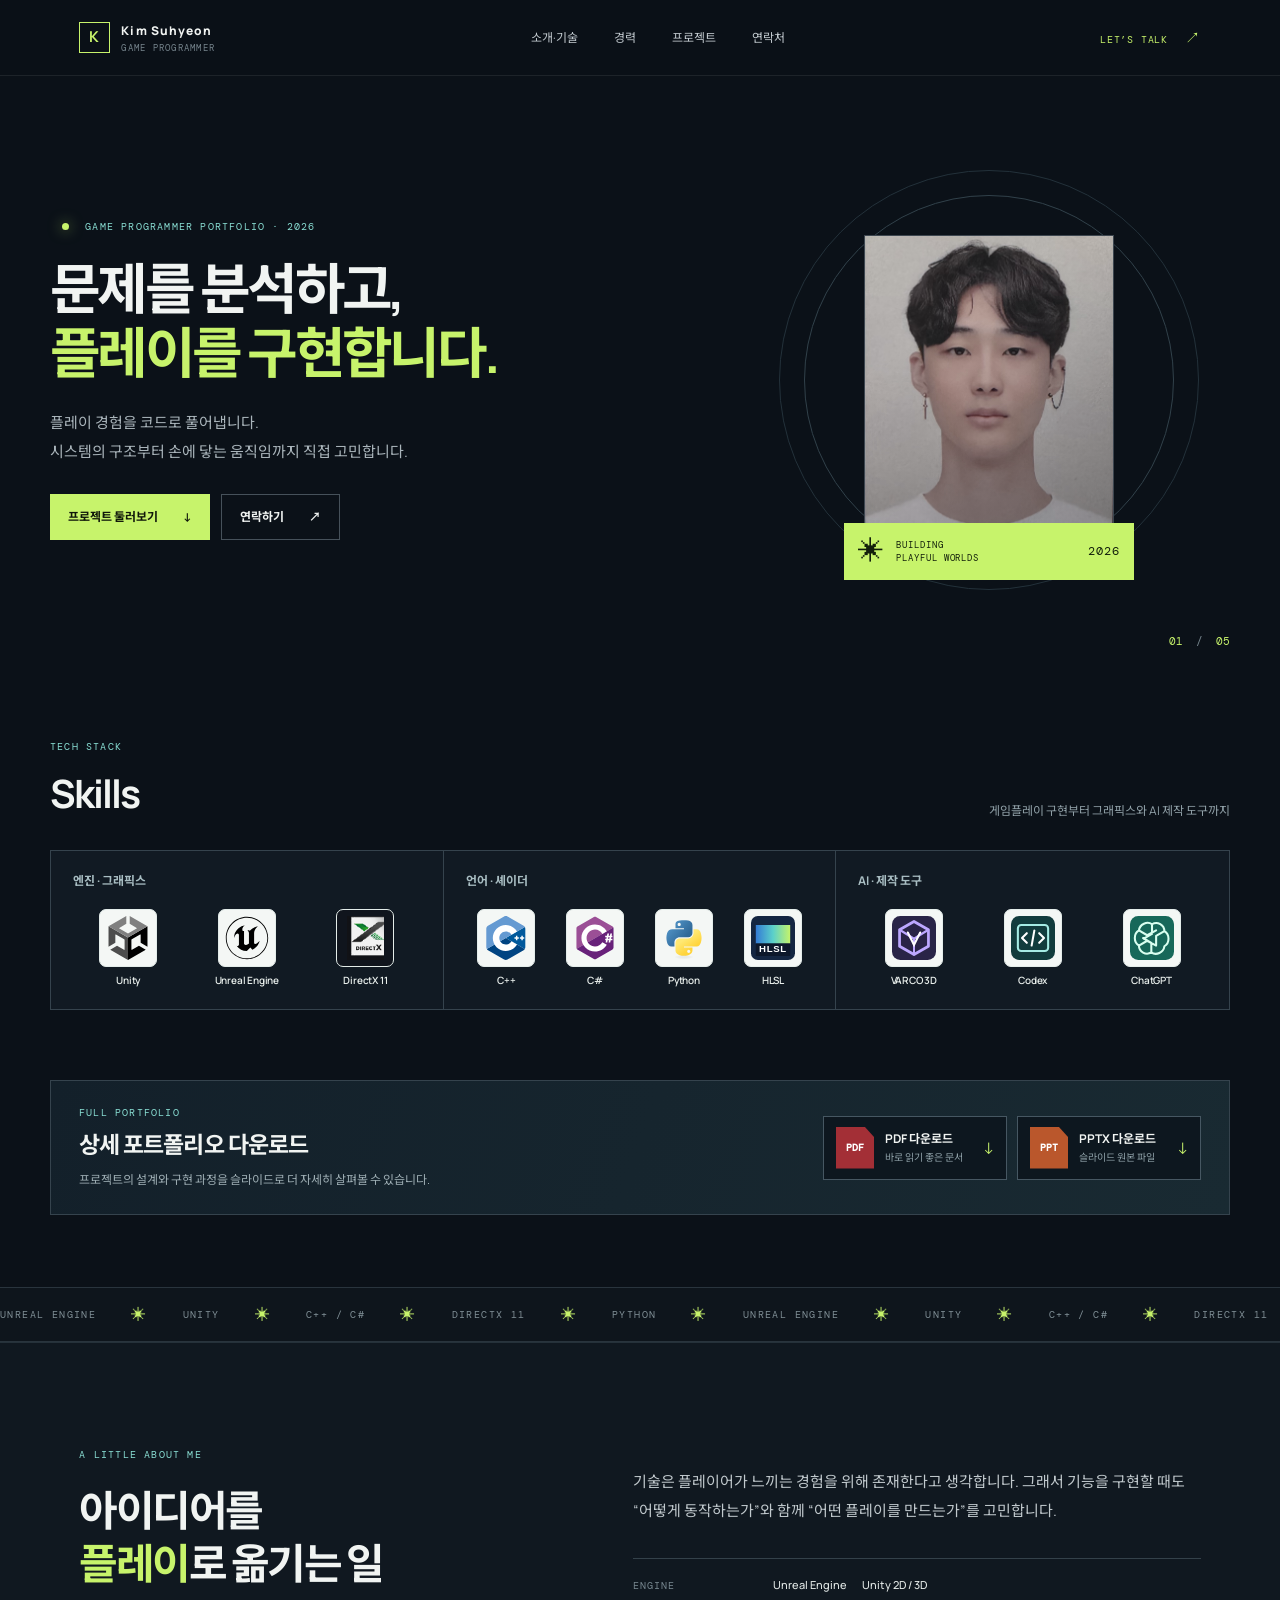
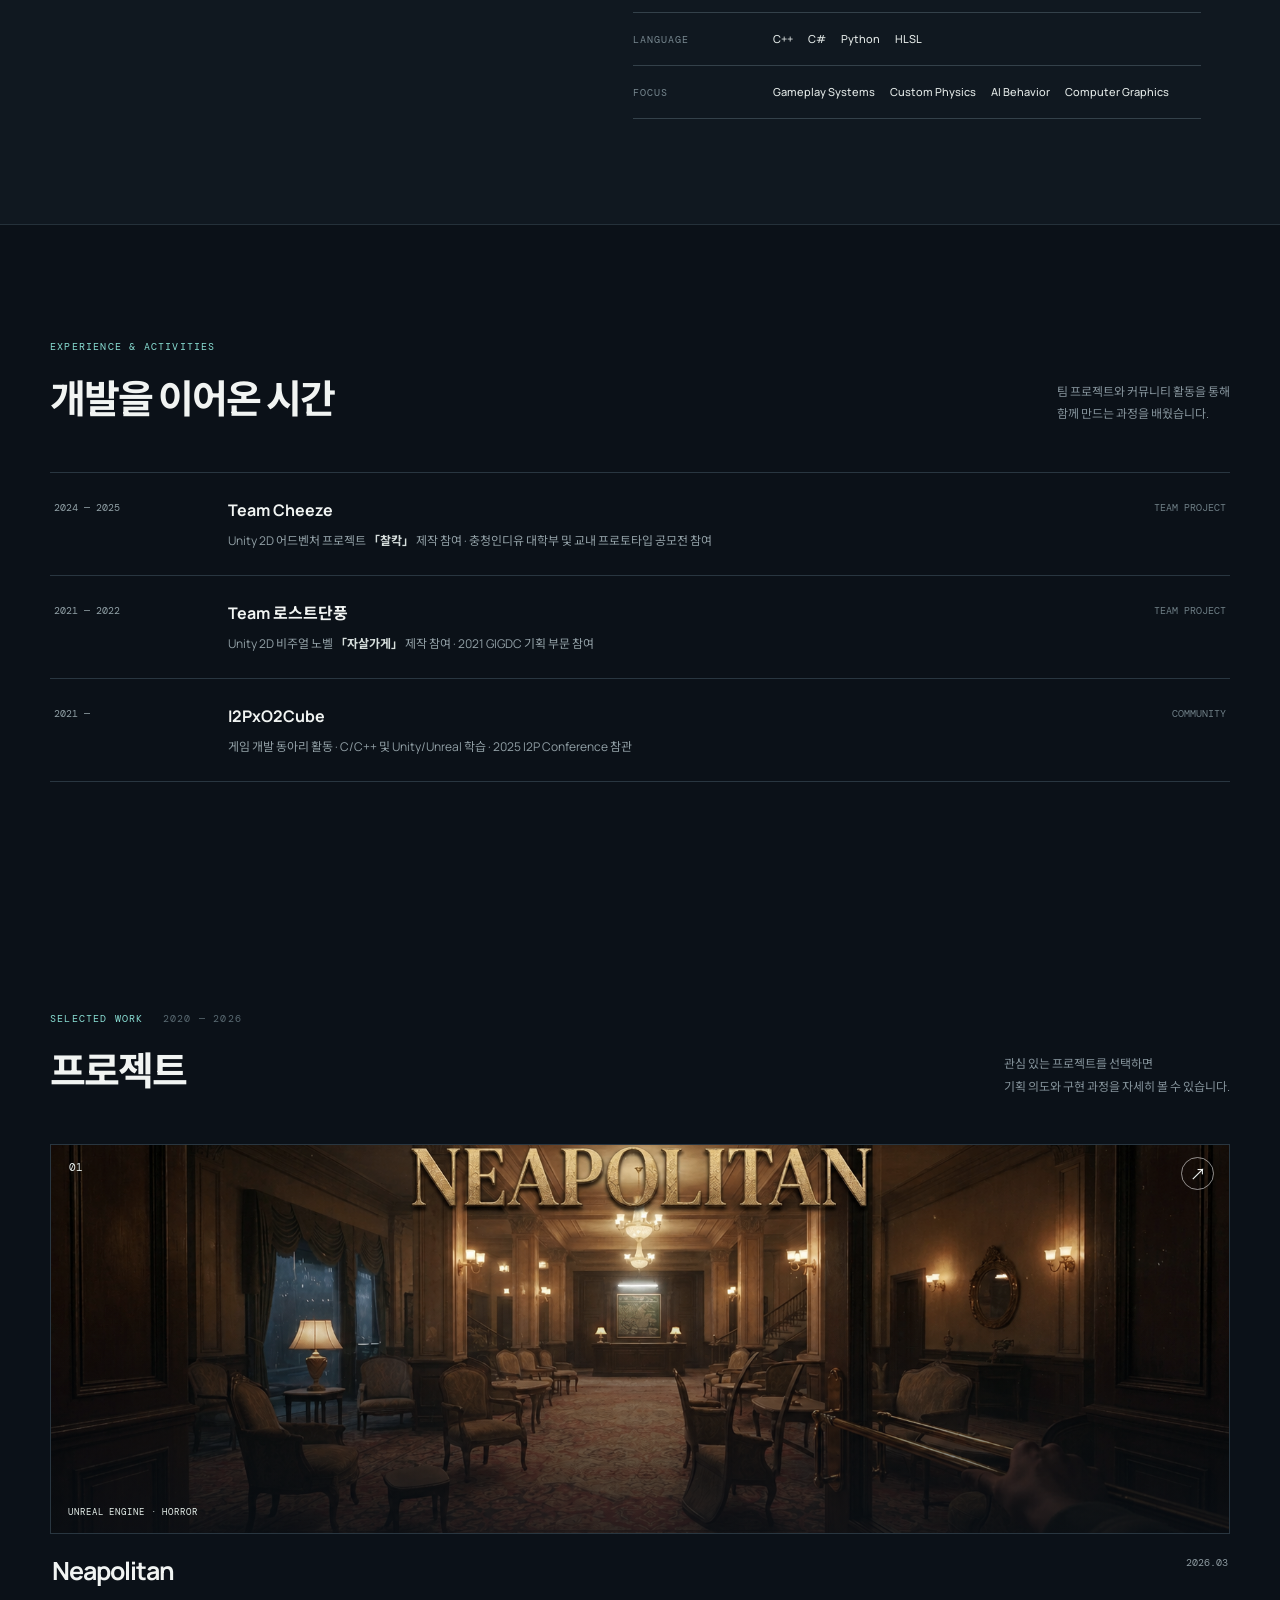
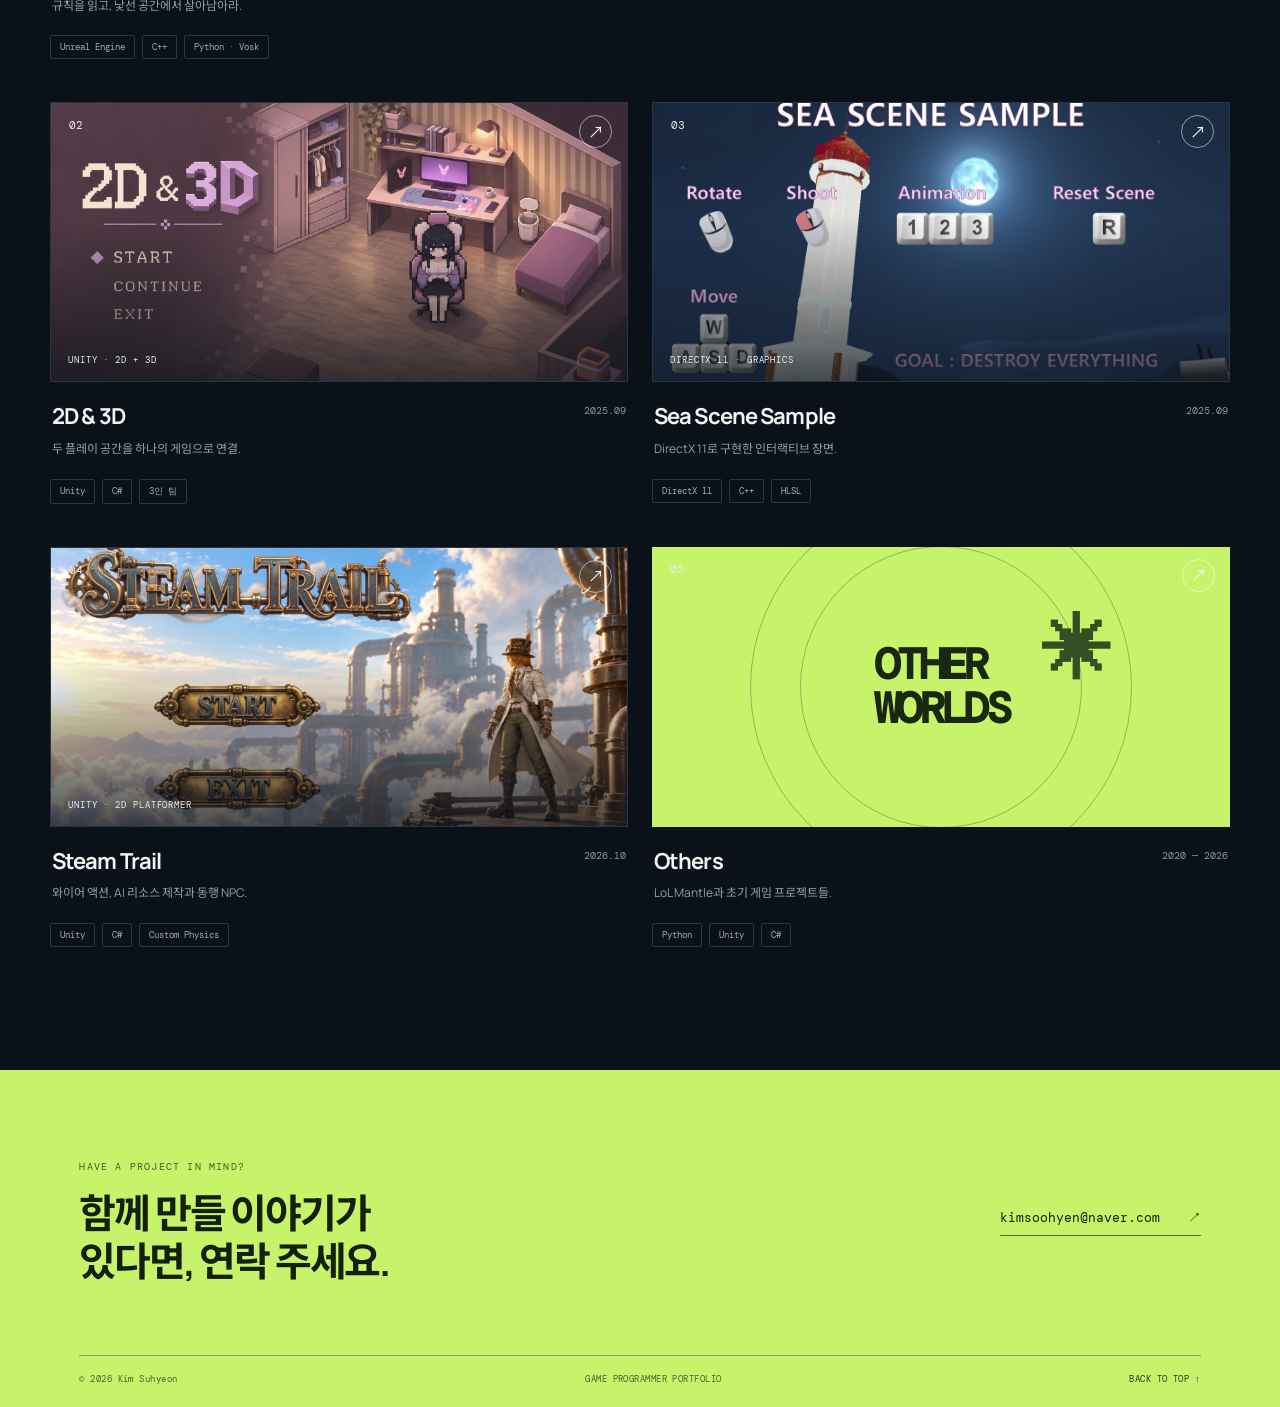
<file: index.html>
<!doctype html>
<html lang="ko">
<head>
  <meta charset="utf-8">
  <meta name="viewport" content="width=device-width, initial-scale=1">
  <meta name="theme-color" content="#0b1118">
  <meta name="description" content="김수현 게임 프로그래머 포트폴리오">
  <title>김수현 — Game Programmer</title>
  <link rel="preconnect" href="https://fonts.googleapis.com">
  <link rel="preconnect" href="https://fonts.gstatic.com" crossorigin>
  <link href="https://fonts.googleapis.com/css2?family=DM+Mono:wght@400;500&family=Manrope:wght@400;500;600;700;800&family=Noto+Sans+KR:wght@400;500;600;700;800&display=swap" rel="stylesheet">
  <link rel="stylesheet" href="assets/site.css?v=23">
</head>
<body>
  <header class="topbar" id="top">
    <a class="brand" href="index.html"><span class="brand-mark">K</span><span>Kim Suhyeon <i>GAME PROGRAMMER</i></span></a>
    <nav aria-label="주요 메뉴"><a href="#about">소개·기술</a><a href="#experience">경력</a><a href="#projects">프로젝트</a><a href="#contact">연락처</a></nav>
    <a class="top-cta" href="mailto:kimsoohyen@naver.com">LET’S TALK <span>↗</span></a>
  </header>
  <main>
    <section class="hero" id="about">
      <div class="hero-copy">
        <p class="eyebrow"><span class="live-dot"></span> GAME PROGRAMMER PORTFOLIO · 2026</p>
        <h1>문제를 분석하고,<br><em>플레이를 구현합니다.</em></h1>
        <p class="hero-lede">플레이 경험을 코드로 풀어냅니다.<br>시스템의 구조부터 손에 닿는 움직임까지 직접 고민합니다.</p>
        <div class="hero-actions"><a class="button primary" href="#projects">프로젝트 둘러보기 <span>↓</span></a><a class="button secondary" href="mailto:kimsoohyen@naver.com">연락하기 <span>↗</span></a></div>
      </div>
      <div class="hero-portrait"><div class="portrait-frame"><img src="assets/image2.jpg" alt="김수현 프로필 사진"></div><div class="portrait-note"><span class="note-icon">✳</span><span>BUILDING<br>PLAYFUL WORLDS</span><span class="note-year">2026</span></div><div class="hero-orbit orbit-one"></div><div class="hero-orbit orbit-two"></div></div>
      <div class="hero-index">01 <span>/</span> 05</div>
    </section>
    <section class="skills-section" id="skills" aria-labelledby="skills-title">
      <div class="skills-section-head"><div><p class="eyebrow">TECH STACK</p><h2 id="skills-title">Skills</h2></div><p>게임플레이 구현부터 그래픽스와 AI 제작 도구까지</p></div>
      <div class="skills-category-grid">
        <div class="skills-category"><h3>엔진 · 그래픽스</h3><div class="skills-logo-list"><div class="skills-logo-item"><span><img src="assets/logos/unity.svg" alt=""></span><b>Unity</b></div><div class="skills-logo-item"><span><img src="assets/logos/unrealengine.svg" alt=""></span><b>Unreal Engine</b></div><div class="skills-logo-item"><span class="directx-logo"><img src="assets/logos/directx11.png" alt=""></span><b>DirectX 11</b></div></div></div>
        <div class="skills-category"><h3>언어 · 셰이더</h3><div class="skills-logo-list"><div class="skills-logo-item"><span><img src="assets/logos/cplusplus.svg" alt=""></span><b>C++</b></div><div class="skills-logo-item"><span><img src="assets/logos/csharp.svg" alt=""></span><b>C#</b></div><div class="skills-logo-item"><span><img src="assets/logos/python.svg" alt=""></span><b>Python</b></div><div class="skills-logo-item"><span><img src="assets/logos/hlsl.svg" alt=""></span><b>HLSL</b></div></div></div>
        <div class="skills-category"><h3>AI · 제작 도구</h3><div class="skills-logo-list"><div class="skills-logo-item"><span><img src="assets/logos/varco3d.svg" alt=""></span><b>VARCO 3D</b></div><div class="skills-logo-item"><span><img src="assets/logos/codex.svg" alt=""></span><b>Codex</b></div><div class="skills-logo-item"><span><img src="assets/logos/chatgpt.svg" alt=""></span><b>ChatGPT</b></div></div></div>
      </div>
    </section>
    <section class="portfolio-download" aria-labelledby="download-title">
      <div class="download-copy"><p class="eyebrow">FULL PORTFOLIO</p><h2 id="download-title">상세 포트폴리오 다운로드</h2><p>프로젝트의 설계와 구현 과정을 슬라이드로 더 자세히 살펴볼 수 있습니다.</p></div>
      <div class="download-actions"><a href="assets/downloads/KimSuhyeon_Portfolio.pdf" download="KimSuhyeon_Portfolio.pdf" type="application/pdf"><span class="download-file-icon" aria-hidden="true">PDF</span><span><strong>PDF 다운로드</strong><small>바로 읽기 좋은 문서</small></span><span class="download-arrow" aria-hidden="true">↓</span></a><a href="assets/downloads/KimSuhyeon_Portfolio.pptx" download="KimSuhyeon_Portfolio.pptx" type="application/vnd.openxmlformats-officedocument.presentationml.presentation"><span class="download-file-icon ppt" aria-hidden="true">PPT</span><span><strong>PPTX 다운로드</strong><small>슬라이드 원본 파일</small></span><span class="download-arrow" aria-hidden="true">↓</span></a></div>
    </section>
    <section class="ticker" aria-label="기술 스택"><div class="ticker-track"><span>UNREAL ENGINE</span><i>✳</i><span>UNITY</span><i>✳</i><span>C++ / C#</span><i>✳</i><span>DIRECTX 11</span><i>✳</i><span>PYTHON</span><i>✳</i><span>UNREAL ENGINE</span><i>✳</i><span>UNITY</span><i>✳</i><span>C++ / C#</span><i>✳</i><span>DIRECTX 11</span><i>✳</i><span>PYTHON</span><i>✳</i></div></section>
    <section class="about-section">
      <div class="about-title"><p class="eyebrow">A LITTLE ABOUT ME</p><h2>아이디어를<br><em>플레이</em>로 옮기는 일</h2></div>
      <div class="about-content"><p class="about-lede">기술은 플레이어가 느끼는 경험을 위해 존재한다고 생각합니다. 그래서 기능을 구현할 때도 “어떻게 동작하는가”와 함께 “어떤 플레이를 만드는가”를 고민합니다.</p><div class="skills"><div class="skill-row"><span class="skill-label">ENGINE</span><div><b>Unreal Engine</b><b>Unity 2D / 3D</b></div></div><div class="skill-row"><span class="skill-label">LANGUAGE</span><div><b>C++</b><b>C#</b><b>Python</b><b>HLSL</b></div></div><div class="skill-row"><span class="skill-label">FOCUS</span><div><b>Gameplay Systems</b><b>Custom Physics</b><b>AI Behavior</b><b>Computer Graphics</b></div></div></div></div>
    </section>
    <section class="experience-section" id="experience"><div class="section-heading"><div><p class="eyebrow">EXPERIENCE &amp; ACTIVITIES</p><h2>개발을 이어온 시간</h2></div><p class="section-intro">팀 프로젝트와 커뮤니티 활동을 통해<br>함께 만드는 과정을 배웠습니다.</p></div><div class="timeline"><div class="timeline-item"><span class="timeline-year">2024 — 2025</span><div><h3>Team Cheeze</h3><p>Unity 2D 어드벤처 프로젝트 <b>「찰칵」</b> 제작 참여 · 충청인디유 대학부 및 교내 프로토타입 공모전 참여</p></div><span class="timeline-kind">TEAM PROJECT</span></div><div class="timeline-item"><span class="timeline-year">2021 — 2022</span><div><h3>Team 로스트단풍</h3><p>Unity 2D 비주얼 노벨 <b>「자살가게」</b> 제작 참여 · 2021 GIGDC 기획 부문 참여</p></div><span class="timeline-kind">TEAM PROJECT</span></div><div class="timeline-item"><span class="timeline-year">2021 —</span><div><h3>I2PxO2Cube</h3><p>게임 개발 동아리 활동 · C/C++ 및 Unity/Unreal 학습 · 2025 I2P Conference 참관</p></div><span class="timeline-kind">COMMUNITY</span></div></div></section>
    <section class="section projects-section" id="projects">
      <div class="section-heading"><div><p class="eyebrow">SELECTED WORK <span>2020 — 2026</span></p><h2>프로젝트</h2></div><p class="section-intro">관심 있는 프로젝트를 선택하면<br>기획 의도와 구현 과정을 자세히 볼 수 있습니다.</p></div>
      <div class="project-grid">
        <a class="project-card feature-card" href="projects/neapolitan.html"><div class="card-image"><img src="assets/neapolitan-hero.png" alt="Neapolitan 호텔 로비 메인 이미지"><span class="card-number">01</span><span class="card-open">↗</span><span class="image-label">UNREAL ENGINE · HORROR</span></div><div class="card-info"><div><h3>Neapolitan</h3><p>규칙을 읽고, 낯선 공간에서 살아남아라.</p></div><span class="card-date">2026.03</span></div><div class="card-tags"><span>Unreal Engine</span><span>C++</span><span>Python · Vosk</span></div></a>
        <a class="project-card" href="projects/two-d-three-d.html"><div class="card-image"><img src="assets/two-d-three-d-cover.webp" alt="2D & 3D 타이틀 화면"><span class="card-number">02</span><span class="card-open">↗</span><span class="image-label">UNITY · 2D + 3D</span></div><div class="card-info"><div><h3>2D &amp; 3D</h3><p>두 플레이 공간을 하나의 게임으로 연결.</p></div><span class="card-date">2025.09</span></div><div class="card-tags"><span>Unity</span><span>C#</span><span>3인 팀</span></div></a>
        <a class="project-card" href="projects/sea-scene.html"><div class="card-image"><img src="assets/image20.png" alt="DirectX Sea Scene 시뮬레이터 화면"><span class="card-number">03</span><span class="card-open">↗</span><span class="image-label">DIRECTX 11 · GRAPHICS</span></div><div class="card-info"><div><h3>Sea Scene Sample</h3><p>DirectX 11로 구현한 인터랙티브 장면.</p></div><span class="card-date">2025.09</span></div><div class="card-tags"><span>DirectX 11</span><span>C++</span><span>HLSL</span></div></a>
        <a class="project-card" href="projects/steam-trail.html"><div class="card-image"><img src="assets/steam-trail-cover.webp" alt="Steam Trail 타이틀 화면"><span class="card-number">04</span><span class="card-open">↗</span><span class="image-label">UNITY · 2D PLATFORMER</span></div><div class="card-info"><div><h3>Steam Trail</h3><p>와이어 액션, AI 리소스 제작과 동행 NPC.</p></div><span class="card-date">2026.10</span></div><div class="card-tags"><span>Unity</span><span>C#</span><span>Custom Physics</span></div></a>
        <a class="project-card other-card" href="projects/others.html"><div class="other-art"><span>OTHER<br>WORLDS</span><span class="other-star">✳</span></div><span class="card-number">05</span><span class="card-open">↗</span><div class="card-info"><div><h3>Others</h3><p>LoL Mantle과 초기 게임 프로젝트들.</p></div><span class="card-date">2020 — 2026</span></div><div class="card-tags"><span>Python</span><span>Unity</span><span>C#</span></div></a>
      </div>
    </section>
    <footer class="footer" id="contact"><div><p class="eyebrow">HAVE A PROJECT IN MIND?</p><h2>함께 만들 이야기가<br>있다면, 연락 주세요.</h2></div><a class="mail-link" href="mailto:kimsoohyen@naver.com">kimsoohyen@naver.com <span>↗</span></a><div class="footer-bottom"><span>© 2026 Kim Suhyeon</span><span>GAME PROGRAMMER PORTFOLIO</span><a href="#top">BACK TO TOP ↑</a></div></footer>
  </main>
</body>
</html>
</file>
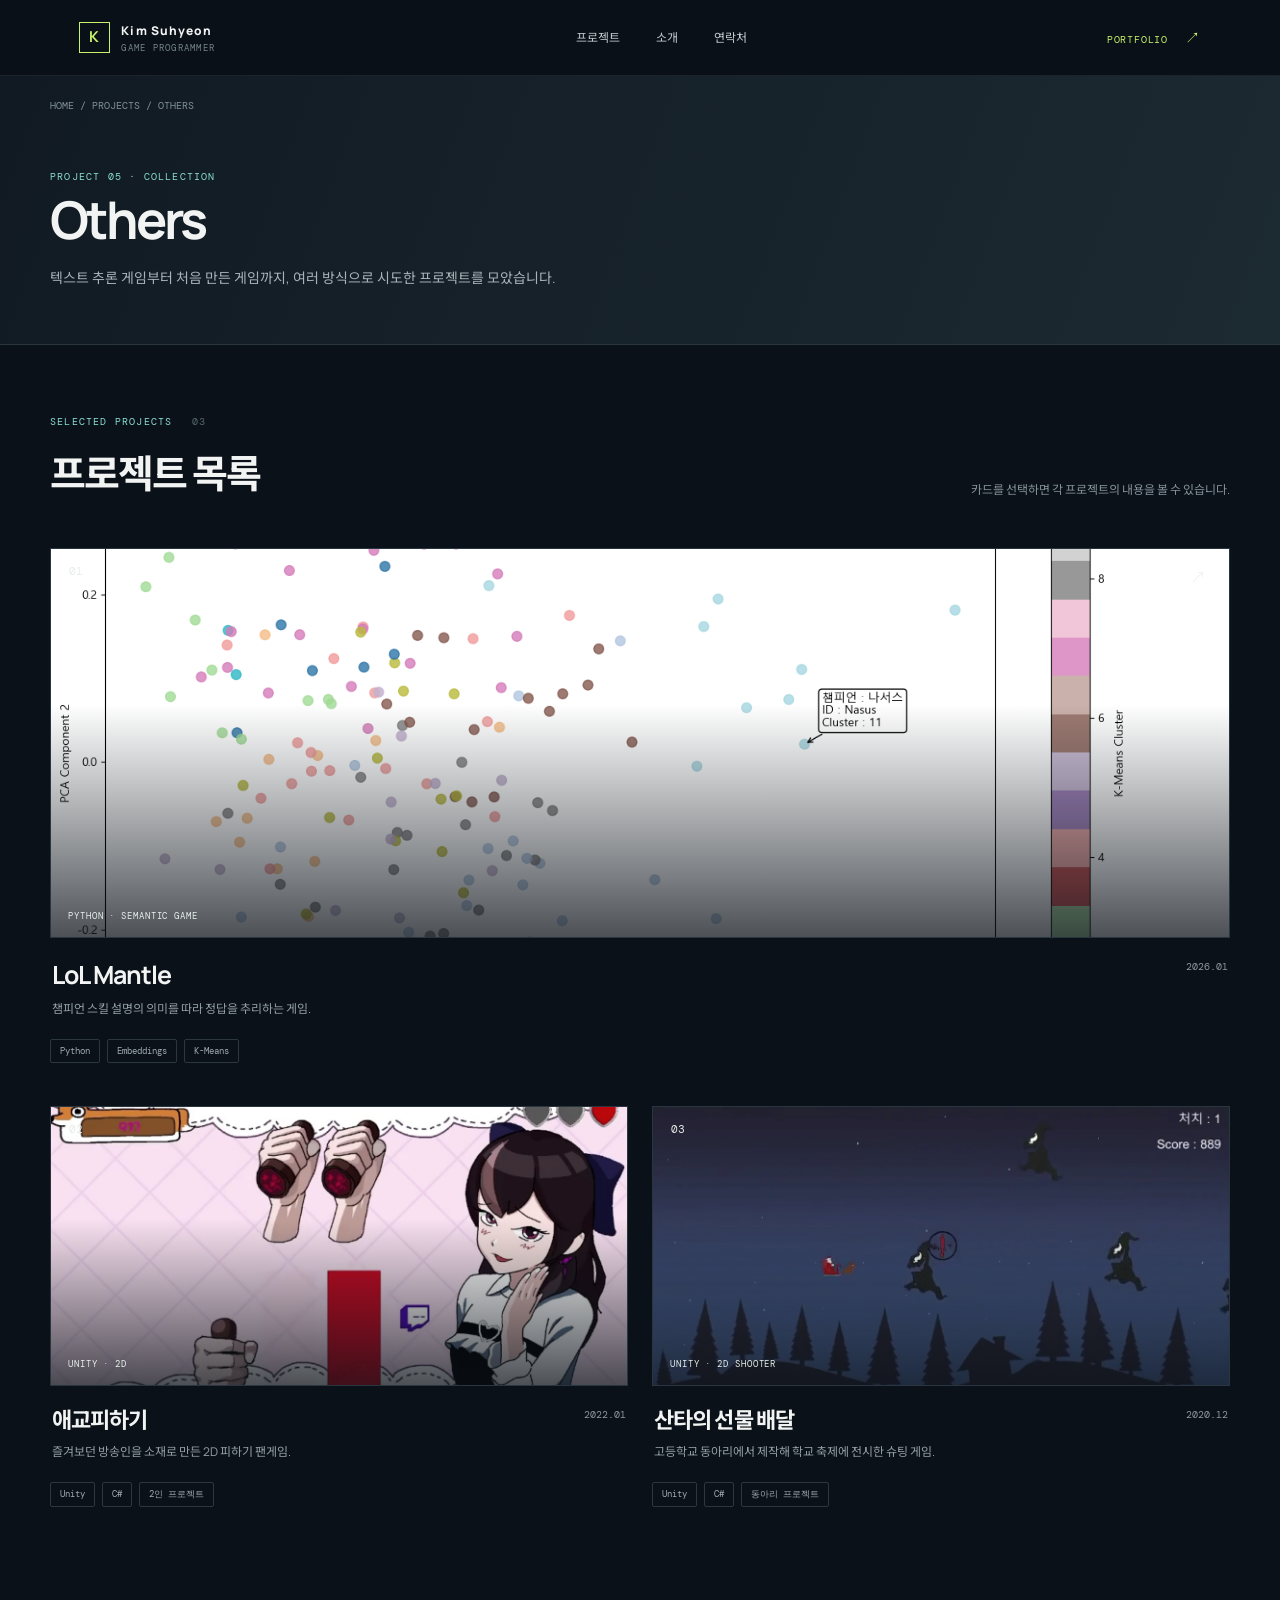
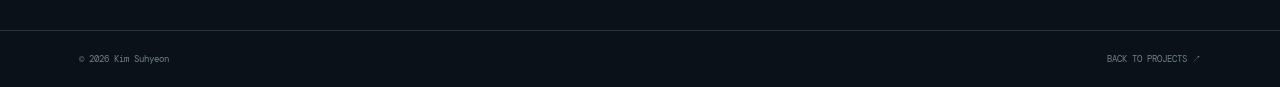
<file: projects/others.html>
<!doctype html>
<html lang="ko">
<head>
  <meta charset="utf-8">
  <meta name="viewport" content="width=device-width,initial-scale=1">
  <meta name="theme-color" content="#0b1118">
  <link href="https://fonts.googleapis.com/css2?family=DM+Mono:wght@400;500&family=Manrope:wght@400;500;600;700;800&family=Noto+Sans+KR:wght@400;500;600;700;800&display=swap" rel="stylesheet">
  <link rel="stylesheet" href="../assets/site.css?v=11">
  <title>Others — 김수현 포트폴리오</title>
</head>
<body>
  <header class="topbar"><a class="brand" href="../index.html"><span class="brand-mark">K</span><span>Kim Suhyeon <i>GAME PROGRAMMER</i></span></a><nav><a href="../index.html#projects">프로젝트</a><a href="../index.html#about">소개</a><a href="mailto:kimsoohyen@naver.com">연락처</a></nav><a class="top-cta" href="../index.html">PORTFOLIO <span>↗</span></a></header>
  <main>
    <section class="others-intro"><div class="detail-wrap"><div class="crumb"><a href="../index.html">HOME</a> / <a href="../index.html#projects">PROJECTS</a> / OTHERS</div><p class="eyebrow">PROJECT 05 · COLLECTION</p><h1>Others</h1><p>텍스트 추론 게임부터 처음 만든 게임까지, 여러 방식으로 시도한 프로젝트를 모았습니다.</p></div></section>
    <section class="section others-section" aria-label="기타 프로젝트 목록"><div class="section-heading"><div><p class="eyebrow">SELECTED PROJECTS <span>03</span></p><h2>프로젝트 목록</h2></div><p class="section-intro">카드를 선택하면 각 프로젝트의 내용을 볼 수 있습니다.</p></div>
      <div class="project-grid">
        <a class="project-card feature-card" href="lol-mantle.html"><div class="card-image"><img src="../assets/image63.png" alt="LoL Mantle 챔피언 임베딩 시각화"><span class="card-number">01</span><span class="card-open">↗</span><span class="image-label">PYTHON · SEMANTIC GAME</span></div><div class="card-info"><div><h3>LoL Mantle</h3><p>챔피언 스킬 설명의 의미를 따라 정답을 추리하는 게임.</p></div><span class="card-date">2026.01</span></div><div class="card-tags"><span>Python</span><span>Embeddings</span><span>K-Means</span></div></a>
        <article class="project-card"><div class="card-image"><img src="../assets/image71.png" alt="애교피하기 플레이 화면"><span class="card-number">02</span><span class="image-label">UNITY · 2D</span></div><div class="card-info"><div><h3>애교피하기</h3><p>즐겨보던 방송인을 소재로 만든 2D 피하기 팬게임.</p></div><span class="card-date">2022.01</span></div><div class="card-tags"><span>Unity</span><span>C#</span><span>2인 프로젝트</span></div></article>
        <article class="project-card"><div class="card-image"><img src="../assets/image11.png" alt="산타의 선물 배달 게임 화면"><span class="card-number">03</span><span class="image-label">UNITY · 2D SHOOTER</span></div><div class="card-info"><div><h3>산타의 선물 배달</h3><p>고등학교 동아리에서 제작해 학교 축제에 전시한 슈팅 게임.</p></div><span class="card-date">2020.12</span></div><div class="card-tags"><span>Unity</span><span>C#</span><span>동아리 프로젝트</span></div></article>
      </div>
    </section>
  </main>
  <footer class="detail-footer"><span>© 2026 Kim Suhyeon</span><a href="../index.html#projects">BACK TO PROJECTS ↗</a></footer>
</body>
</html>
</file>
<file: assets/site.css>
:root{--bg:#0b1118;--panel:#111a23;--panel2:#17232d;--line:#293640;--text:#f1f4f2;--muted:#a2adb3;--soft:#75848c;--lime:#c7f36b;--aqua:#89ded3;--orange:#ff8c5b;--mono:"DM Mono",monospace;--sans:"Manrope","Noto Sans KR",sans-serif;--max:1180px}*{box-sizing:border-box}html{scroll-behavior:smooth;scroll-padding-top:100px}body{margin:0;background:var(--bg);color:var(--text);font-family:var(--sans);font-size:15px;line-height:1.65}a{color:inherit;text-decoration:none}img{display:block;max-width:100%}::selection{background:var(--lime);color:#111} .topbar{height:76px;padding:0 max(calc((100vw - var(--max))/2),6.2vw);display:flex;align-items:center;justify-content:space-between;border-bottom:1px solid rgba(255,255,255,.08);background:rgba(11,17,24,.93);position:sticky;top:0;z-index:20;backdrop-filter:blur(18px)}.brand{display:flex;align-items:center;gap:11px;font-weight:800;font-size:12px;letter-spacing:.09em}.brand-mark{width:31px;height:31px;border:1px solid var(--lime);color:var(--lime);display:grid;place-items:center;font-size:15px;font-weight:700}.brand i{display:block;color:var(--soft);font:9px var(--mono);letter-spacing:.14em;margin-top:1px}.topbar nav{display:flex;gap:36px;color:#c3cbd0;font-size:12px}.topbar nav a:hover,.footer-bottom a:hover{color:var(--lime)}.top-cta{font:10px var(--mono);letter-spacing:.08em;color:var(--lime)}.top-cta span{font-size:15px;margin-left:10px}.hero{max-width:var(--max);margin:auto;min-height:600px;padding:78px 0 70px;display:grid;grid-template-columns:1fr .77fr;gap:70px;align-items:center;position:relative}.eyebrow{font:10px var(--mono);letter-spacing:.12em;color:var(--aqua);margin:0 0 23px}.live-dot{display:inline-block;width:7px;height:7px;background:var(--lime);border-radius:50%;margin-right:9px;box-shadow:0 0 14px #c7f36b99}.hero h1{font-size:clamp(46px,5.4vw,70px);line-height:1.17;letter-spacing:-.065em;margin:0;font-weight:700}.hero h1 em,.about-title h2 em{font-style:normal;color:var(--lime)}.hero-lede{color:#aab5bb;font-size:15px;line-height:1.9;margin:25px 0 28px}.hero-actions{display:flex;gap:11px}.button{height:46px;padding:0 18px;display:inline-flex;gap:25px;align-items:center;font-size:12px;font-weight:700}.button.primary{background:var(--lime);color:#10170a}.button.primary:hover{background:#dbff91}.button.secondary{border:1px solid #46515a;color:var(--text)}.button.secondary:hover{border-color:var(--lime)}.hero-meta{display:flex;gap:12px;align-items:center;margin-top:48px;color:#87949b;font:10px var(--mono)}.hero-meta b{color:#45515a}.hero-portrait{height:420px;position:relative;display:grid;place-items:center}.portrait-frame{width:250px;height:290px;position:relative;z-index:2;overflow:hidden;border:1px solid #ffffff26;background:#1b2630}.portrait-frame:before{content:"";position:absolute;inset:0;background:linear-gradient(145deg,transparent 30%,#0b111844);z-index:1}.portrait-frame img{width:100%;height:100%;object-fit:cover;object-position:center 22%;filter:saturate(.72)}.portrait-note{position:absolute;z-index:4;bottom:10px;left:calc(50% - 145px);width:290px;height:57px;padding:0 14px;background:var(--lime);color:#13200b;display:flex;align-items:center;gap:12px;font:9px var(--mono);letter-spacing:.1em;line-height:1.35}.note-icon{font-size:26px}.note-year{margin-left:auto;font-size:12px}.hero-orbit{position:absolute;border:1px solid #31414a;border-radius:50%;width:370px;height:370px}.orbit-two{width:420px;height:420px;border-color:#23313a}.hero-index{position:absolute;bottom:28px;right:0;color:var(--lime);font:11px var(--mono)}.hero-index span{color:var(--soft);padding:0 6px}.ticker{height:55px;border-block:1px solid #29343d;overflow:hidden;display:flex;align-items:center;background:#0e151c}.ticker-track{display:flex;align-items:center;gap:35px;white-space:nowrap;width:max-content;animation:marquee 38s linear infinite;color:#7f8e95;font:10px var(--mono);letter-spacing:.14em}.ticker-track i{color:var(--lime);font-size:15px;font-style:normal}@keyframes marquee{to{transform:translateX(-50%)}}.section,.experience-section{max-width:var(--max);margin:auto;padding:115px 0}.section-heading{display:flex;justify-content:space-between;align-items:end;margin-bottom:42px}.section-heading .eyebrow{margin-bottom:13px}.eyebrow span{color:#596971;margin-left:12px}.section-heading h2,.experience-section h2{font-size:39px;letter-spacing:-.05em;margin:0}.section-intro{font-size:12px;color:#84929a;line-height:1.9;margin:0 0 4px}.project-grid{display:grid;grid-template-columns:repeat(2,1fr);gap:35px 24px}.project-card{display:block;min-width:0}.card-image{height:280px;position:relative;overflow:hidden;background:#17222a;border:1px solid #293640}.card-image img{height:100%;width:100%;object-fit:cover;transition:transform .55s cubic-bezier(.2,.75,.25,1),filter .4s;filter:saturate(.82)}.project-card:hover .card-image img{transform:scale(1.045);filter:saturate(1.08)}.card-image:after{content:"";position:absolute;inset:40% 0 0;background:linear-gradient(transparent,#0b1118ba)}.card-number{position:absolute;z-index:2;left:18px;top:15px;color:#e6ece9;font:11px var(--mono)}.card-open{position:absolute;z-index:2;right:15px;top:12px;width:33px;height:33px;border:1px solid #ffffff88;border-radius:50%;display:grid;place-items:center;font-size:16px;transition:.2s}.project-card:hover .card-open{background:var(--lime);color:#10170a;border-color:var(--lime);transform:rotate(45deg)}.image-label{position:absolute;z-index:2;left:17px;bottom:15px;color:#e7f1ec;font:9px var(--mono);letter-spacing:.1em}.card-info{display:flex;justify-content:space-between;align-items:start;padding:16px 2px 8px}.card-info h3{margin:0;font-size:22px;letter-spacing:-.04em}.card-info p{margin:4px 0;color:#929fa6;font-size:12px}.card-date{font:10px var(--mono);color:#8c999f;padding-top:6px;white-space:nowrap}.card-tags{display:flex;gap:7px;padding:8px 0}.card-tags span{font:9px var(--mono);color:#a0adb2;padding:5px 9px;border:1px solid #2b3740;border-radius:2px}.feature-card{grid-column:1/-1}.feature-card .card-image{height:390px}.feature-card .card-image img{object-position:center 48%}.feature-card .card-info h3{font-size:25px}.other-card{position:relative}.other-art{height:280px;background:#c7f36b;color:#1a2713;display:flex;align-items:center;justify-content:center;font:700 44px/.98 var(--mono);letter-spacing:-.08em;position:relative;overflow:hidden}.other-art:before,.other-art:after{content:"";position:absolute;border:1px solid #3c552b66;border-radius:50%;width:280px;height:280px}.other-art:after{width:380px;height:380px}.other-star{position:absolute;right:21%;top:25%;font-size:70px;line-height:1;color:#344f24}.about-section{border-block:1px solid #25313a;background:#101820;display:grid;grid-template-columns:.8fr 1fr;gap:100px;padding:105px max(calc((100vw - var(--max))/2),6.2vw)}.about-title h2{font-size:42px;line-height:1.25;letter-spacing:-.06em;margin:0}.about-content{padding-top:20px}.about-lede{font-size:15px;color:#c1c9cd;line-height:1.9;margin:0 0 33px;max-width:570px}.skills{border-top:1px solid #34414a}.skill-row{display:grid;grid-template-columns:120px 1fr;gap:20px;padding:17px 0;border-bottom:1px solid #34414a}.skill-label{color:#77878f;font:10px var(--mono);letter-spacing:.1em;padding-top:3px}.skill-row>div{display:flex;gap:8px 15px;flex-wrap:wrap}.skill-row b{font-size:11px;color:#e2e8e6;font-weight:500}.timeline{border-top:1px solid #293640}.timeline-item{display:grid;grid-template-columns:150px 1fr 120px;gap:24px;padding:24px 4px;border-bottom:1px solid #293640;align-items:start}.timeline-year,.timeline-kind{font:10px var(--mono);color:#91a0a6;padding-top:4px}.timeline-item h3{margin:0 0 6px;font-size:16px}.timeline-item p{margin:0;color:#92a0a6;font-size:12px;line-height:1.8}.timeline-item p b{color:#d6dedc}.timeline-kind{text-align:right;color:#6e7e85}.footer{padding:90px max(calc((100vw - var(--max))/2),6.2vw) 22px;background:#c7f36b;color:#14200e;display:grid;grid-template-columns:1fr auto;align-items:center;gap:40px}.footer .eyebrow{color:#435a2a;margin-bottom:16px}.footer h2{font-size:40px;line-height:1.2;letter-spacing:-.055em;margin:0}.mail-link{font:13px var(--mono);border-bottom:1px solid #536d36;padding:0 0 8px}.mail-link span{margin-left:20px}.footer-bottom{grid-column:1/-1;border-top:1px solid #899f66;padding-top:17px;margin-top:30px;display:flex;justify-content:space-between;font:9px var(--mono);letter-spacing:.05em;color:#4e6134}.footer-bottom a{color:#253b19}
/* project detail pages */
.detail-hero{background:linear-gradient(110deg,#111a23 0%,#101922 58%,#1c2a32 100%);border-bottom:1px solid #293640}.detail-wrap{max-width:var(--max);margin:auto}.crumb{font:10px var(--mono);color:#809099;padding:23px 0}.crumb a:hover{color:var(--lime)}.detail-head{padding:46px 0 52px;display:grid;grid-template-columns:1fr 270px;gap:55px;align-items:end}.detail-title .eyebrow{margin-bottom:12px}.detail-title h1{font-size:52px;letter-spacing:-.06em;line-height:1.1;margin:0}.detail-title .subtitle{font-size:16px;color:#bdc7ca;margin:12px 0 0}.detail-desc{color:#93a0a6;font-size:13px;line-height:1.9;max-width:720px;margin:20px 0 0}.detail-actions{display:flex;gap:9px;margin-top:25px}.detail-facts{border-left:1px solid #41505a;padding:4px 0 4px 24px}.fact{margin-bottom:18px}.fact:last-child{margin-bottom:0}.fact span{display:block;font:9px var(--mono);color:#73838a;letter-spacing:.1em;margin-bottom:4px}.fact b{font-size:12px;font-weight:600;color:#dbe2df}.detail-body{max-width:var(--max);margin:auto;padding:48px 0 100px;display:grid;grid-template-columns:minmax(0,1fr) 275px;gap:38px}.detail-main{min-width:0}.media-view{height:400px;background:#15212a;border:1px solid #2a3741;overflow:hidden}.media-view img{width:100%;height:100%;object-fit:contain;background:#0d141b}.media-strip{display:flex;gap:8px;overflow-x:auto;padding:10px 0 0}.media-thumb{border:1px solid #35434d;background:#101820;padding:0;cursor:pointer;min-width:105px;width:125px;height:68px;opacity:.58;transition:.2s}.media-thumb img{width:100%;height:100%;object-fit:cover}.media-thumb.active,.media-thumb:hover{opacity:1;border-color:var(--lime)}.content-section{padding:34px 0;border-bottom:1px solid #293640}.content-section:first-of-type{padding-top:27px}.content-section .eyebrow{margin-bottom:10px;color:var(--lime)}.content-section h2{font-size:23px;letter-spacing:-.035em;margin:0 0 13px}.content-section p{color:#a8b3b8;font-size:13px;line-height:1.95;margin:0 0 10px}.content-section p:last-child{margin-bottom:0}.content-section ul{padding-left:19px;margin:10px 0;color:#a8b3b8;font-size:13px;line-height:2}.content-section li::marker{color:var(--lime)}.detail-aside{position:sticky;top:102px;align-self:start}.aside-box{background:#111a23;border:1px solid #293640;margin-bottom:13px}.aside-heading{font:10px var(--mono);letter-spacing:.1em;color:#dfe5e2;padding:15px 16px;border-bottom:1px solid #293640}.aside-list{padding:7px 16px 12px}.aside-row{display:flex;justify-content:space-between;gap:10px;padding:8px 0;border-bottom:1px solid #27343d;font-size:10px}.aside-row:last-child{border:0}.aside-row span{color:#76878e}.aside-row b{color:#d1dad7;font-weight:500;text-align:right}.aside-cta{display:flex;justify-content:space-between;align-items:center;padding:15px 16px;color:#10170a;background:var(--lime);font-size:11px;font-weight:700}.aside-cta:hover{background:#dcff94}.aside-back{display:block;text-align:center;border:1px solid #3b4851;padding:12px;color:#aab6bb;font:10px var(--mono)}.aside-back:hover{border-color:var(--lime);color:var(--lime)}.next-project{border-top:1px solid #293640;margin-top:65px;padding-top:27px;display:flex;justify-content:space-between;align-items:center}.next-project span{font:9px var(--mono);color:#7e8c93}.next-project a{font-size:14px;color:var(--lime)}.detail-footer{padding:22px max(calc((100vw - var(--max))/2),6.2vw);border-top:1px solid #293640;display:flex;justify-content:space-between;color:#718188;font:9px var(--mono)}.not-found{padding:90px 0;text-align:center}.not-found h1{font-size:40px}.not-found a{color:var(--lime)}
@media(max-width:1250px){.hero,.section,.experience-section,.detail-wrap,.detail-body{margin-left:6.2vw;margin-right:6.2vw}.about-section{padding-left:6.2vw;padding-right:6.2vw}.footer{padding-left:6.2vw;padding-right:6.2vw}.topbar{padding-left:6.2vw;padding-right:6.2vw}}
@media(max-width:760px){.topbar{height:63px}.topbar nav{gap:15px;font-size:10px}.top-cta{display:none}.brand{font-size:10px}.hero{grid-template-columns:1fr;padding:62px 0 70px;gap:25px}.hero h1{font-size:48px}.hero-portrait{height:330px;grid-row:1}.portrait-frame{width:190px;height:228px}.portrait-note{width:230px;left:calc(50% - 115px);height:48px}.hero-orbit{width:290px;height:290px}.orbit-two{width:320px;height:320px}.hero-copy{grid-row:2}.hero-meta{margin-top:32px;flex-wrap:wrap}.hero-index{bottom:20px}.section,.experience-section{padding:78px 0}.section-heading{align-items:start;gap:20px;flex-direction:column}.section-heading h2,.experience-section h2{font-size:32px}.section-intro br{display:none}.project-grid{grid-template-columns:1fr;gap:24px}.feature-card{grid-column:auto}.card-image,.other-art{height:230px}.feature-card .card-image{height:250px}.card-info h3{font-size:20px}.about-section{grid-template-columns:1fr;gap:28px;padding-top:75px;padding-bottom:75px}.about-title h2{font-size:36px}.about-content{padding:0}.timeline-item{grid-template-columns:90px 1fr;gap:12px}.timeline-kind{display:none}.timeline-item p{font-size:11px}.footer{grid-template-columns:1fr;padding-top:70px;gap:25px}.footer h2{font-size:34px}.mail-link{justify-self:start}.footer-bottom{flex-wrap:wrap;gap:13px}.detail-head{grid-template-columns:1fr;gap:23px;padding:33px 0}.detail-title h1{font-size:40px}.detail-title .subtitle{font-size:14px}.detail-facts{display:grid;grid-template-columns:1fr 1fr;border-left:0;border-top:1px solid #41505a;padding:15px 0 0;gap:12px}.fact{margin:0}.detail-body{grid-template-columns:1fr;padding-top:28px}.media-view{height:250px}.detail-aside{position:static;grid-row:1}.detail-aside .aside-box{display:none}.detail-aside{display:grid;grid-template-columns:1fr 1fr;gap:10px}.aside-back{padding:11px 5px}.detail-footer{padding:20px 6.2vw}.crumb{padding:16px 0}.next-project{margin-top:40px}}
.aside-box .aside-list>span{display:inline-block;color:#a0adb2;font:9px var(--mono);padding:5px 8px;border:1px solid #2b3740;border-radius:2px;margin:0 4px 5px 0}


.detail-actions{flex-wrap:wrap;align-items:center}.project-resource-link{height:46px;padding:0 14px;display:inline-flex;align-items:center;gap:9px;border:1px solid #46515a;color:var(--text);font-size:11px;font-weight:700;transition:border-color .2s,color .2s}.project-resource-link:hover{border-color:var(--lime);color:var(--lime)}.project-resource-link svg{width:19px;height:19px;flex:0 0 auto}.aside-stack{padding:13px 16px 15px;border-top:1px solid #293640}.stack-label{font:9px var(--mono);letter-spacing:.1em;color:var(--soft)}.stack-list{display:grid;list-style:none;padding:0;margin:8px 0 0}.stack-list li{padding:6px 0;border-bottom:1px solid #27343d;color:#ced5d6;font-size:10px;line-height:1.45}.stack-list li:last-child{border-bottom:0}
.detail-actions{display:grid;grid-template-columns:repeat(2,max-content);align-items:center;justify-content:start;gap:9px}.project-resource-link{height:42px;min-height:42px;padding:0 12px;font:500 10px var(--mono);letter-spacing:.02em;max-width:100%;white-space:nowrap}.stack-list li{font:9px var(--mono);letter-spacing:.02em;color:#a0adb2}@media(max-width:760px){.detail-actions{grid-template-columns:repeat(2,minmax(0,1fr));width:100%}.detail-actions>.button,.detail-actions>.project-resource-link{width:100%;min-width:0;justify-content:space-between;padding:0 10px;gap:8px}}@media(max-width:360px){.detail-actions>.project-resource-link{font-size:9px;gap:6px;padding:0 8px}.project-resource-link svg{width:17px;height:17px}}.project-resource-link{display:inline-flex;align-items:center;justify-content:flex-start;height:46px;min-height:46px;padding:0 18px;gap:12px;border:1px solid #46515a;color:var(--text);font:700 12px var(--sans);letter-spacing:0;white-space:nowrap;max-width:100%}.project-resource-link:hover{border-color:var(--lime);color:var(--lime)}.project-resource-link svg{display:block;width:15px;height:15px;flex:0 0 15px}.aside-stack{display:grid;grid-template-columns:72px minmax(0,1fr);gap:10px;padding:8px 16px 12px;border-top:1px solid #27343d}.stack-label{font:9px var(--mono);letter-spacing:.06em;color:#87949b;line-height:1.6}.aside-box .stack-list{display:grid;grid-template-columns:1fr;list-style:none;padding:0;margin:0;gap:0}.aside-box .stack-list li{display:block;padding:0 0 4px;border:0;text-align:right;color:var(--text);font:700 10px var(--sans);line-height:1.6}@media(max-width:760px){.project-resource-link{height:46px;padding:0 10px;gap:8px;font-size:10px}.project-resource-link svg{width:15px;height:15px;flex-basis:15px}}@media(max-width:360px){.project-resource-link{gap:6px;padding:0 8px;font-size:9px}.project-resource-link svg{width:14px;height:14px;flex-basis:14px}}/* Resource links share the same button scale and sit beside the page actions. */
.detail-actions{display:flex;grid-template-columns:none;flex-wrap:wrap;align-items:center;justify-content:flex-start;gap:9px}
.detail-actions .project-resource-link{height:46px;min-height:46px;padding:0 18px;gap:8px;font:700 12px var(--sans);letter-spacing:0}
.detail-actions .project-resource-link svg{width:15px;height:15px;flex:0 0 15px}
@media(max-width:760px){.detail-actions{width:auto}.detail-actions>.button,.detail-actions>.project-resource-link{width:auto;min-width:0;justify-content:flex-start;padding:0 12px;gap:8px}.detail-actions .project-resource-link{height:46px;min-height:46px;font-size:11px}}/* Stack heading on its own line; values listed beneath and left aligned. */
.aside-stack{display:block;padding:12px 16px 14px}
.aside-stack .stack-label{display:block;margin-bottom:7px}
.aside-box .stack-list li{text-align:left}/* Right-align the stack heading and its individual values. */
.aside-stack .stack-label,.aside-box .stack-list li{text-align:right}
.aside-stack .stack-label{text-align:left}

@media(min-width:761px){.hero h1{font-size:clamp(42px,4.3vw,58px)}}
@media(max-width:760px){.hero h1{font-size:clamp(32px,8.5vw,48px)}}

.related-project{display:grid;grid-template-columns:minmax(180px,42%) 1fr;gap:22px;margin:34px 0 8px;padding:16px;border:1px solid #35434d;background:#111a23}.related-project img{width:100%;height:100%;min-height:220px;object-fit:cover}.related-project-copy{display:flex;flex-direction:column;align-items:flex-start;justify-content:center}.related-project-copy .eyebrow{margin:0 0 6px}.related-project-copy h2{margin:0 0 9px;font-size:23px}.related-project-copy>p:not(.eyebrow){margin:0 0 16px;color:#a8b3b8;font-size:12px;line-height:1.8}.related-project-tags{display:flex;flex-wrap:wrap;gap:6px;margin-bottom:18px}.related-project-tags span{font:9px var(--mono);color:#a0adb2;padding:5px 8px;border:1px solid #2b3740}.related-project .button{gap:14px}@media(max-width:760px){.related-project{grid-template-columns:1fr}.related-project img{height:200px;min-height:0}}
.others-intro{background:linear-gradient(110deg,#111a23,#1c2a32);border-bottom:1px solid #293640;padding-bottom:55px}.others-intro .eyebrow{margin:35px 0 8px}.others-intro h1{font-size:52px;letter-spacing:-.06em;line-height:1.1;margin:0}.others-intro p:last-child{font-size:14px;color:#a8b3b8;max-width:650px;margin:18px 0 0}.others-section{padding-top:70px}.others-notes{display:grid;grid-template-columns:1fr 1fr;gap:24px;margin-top:65px}.others-notes section{border-top:1px solid #35434d;padding-top:22px;scroll-margin-top:100px}.others-notes .eyebrow{margin:0 0 9px}.others-notes h2{font-size:20px;margin:0 0 9px}.others-notes p:last-child{color:#a8b3b8;font-size:13px;line-height:1.85;margin:0}@media(max-width:760px){.others-intro h1{font-size:40px}.others-notes{grid-template-columns:1fr;margin-top:45px}}
/* Added Skills section; original hero and page layout stay intact. */
.skills-section{max-width:var(--max);margin:auto;padding:64px 0 70px}
.skills-section-head{display:flex;justify-content:space-between;align-items:end;gap:24px;margin-bottom:25px}.skills-section-head .eyebrow{margin:0 0 8px}.skills-section-head h2{margin:0;font-size:39px;letter-spacing:-.05em}.skills-section-head>p{margin:0 0 5px;color:#91a1a8;font-size:12px}
.skills-category-grid{display:grid;grid-template-columns:repeat(3,minmax(0,1fr));border:1px solid #35434d;background:#111a23}
.skills-category{padding:20px 22px 22px;min-width:0;border-right:1px solid #35434d}.skills-category:last-child{border-right:0}.skills-category h3{margin:0 0 18px;color:#a8bdc2;font-size:12px;font-weight:700}
.skills-logo-list{display:flex;flex-wrap:wrap;gap:14px 12px}.skills-logo-item{width:72px;display:flex;flex-direction:column;align-items:center;text-align:center;gap:7px}.skills-logo-item>span{box-sizing:border-box;width:58px;height:58px;flex:0 0 58px;padding:6px;display:flex;align-items:center;justify-content:center;overflow:hidden;border:1px solid #e3ece9;border-radius:7px;background:#f4f7f5}.skills-logo-item>span.directx-logo{background:#10151d}.skills-logo-item img{display:block;width:44px;height:44px;object-fit:contain}.skills-logo-item b{font-size:11px;font-weight:600;line-height:1.25;color:#e8eeeb}
@media(max-width:1250px){.skills-section{margin-left:6.2vw;margin-right:6.2vw}}
@media(max-width:760px){.skills-section{padding:52px 0}.skills-section-head{align-items:start;flex-direction:column;gap:4px}.skills-section-head h2{font-size:32px}.skills-category-grid{grid-template-columns:1fr}.skills-category{border-right:0;border-bottom:1px solid #35434d;padding:17px}.skills-category:last-child{border-bottom:0}.skills-category h3{margin-bottom:13px}.skills-logo-list{gap:11px}.skills-logo-item{width:66px}.skills-logo-item>span{width:52px;height:52px;flex-basis:52px}.skills-logo-item img{width:40px;height:40px}}
/* Keep every category on one icon row. */
.skills-logo-list{display:grid;grid-template-columns:repeat(3,minmax(0,1fr));gap:8px}
.skills-category:nth-child(2) .skills-logo-list{grid-template-columns:repeat(4,minmax(0,1fr))}
.skills-logo-item{width:auto;min-width:0}
.skills-logo-item b{white-space:nowrap;font-size:10px;letter-spacing:-.02em}
@media(max-width:950px){.skills-category{padding-inline:14px}.skills-logo-item b{font-size:9px}.skills-logo-item>span{width:50px;height:50px;flex-basis:50px}.skills-logo-item img{width:38px;height:38px}}
@media(max-width:760px){.skills-category{padding:17px}.skills-logo-list{gap:7px}.skills-logo-item b{font-size:10px}.skills-logo-item>span{width:52px;height:52px;flex-basis:52px}.skills-logo-item img{width:40px;height:40px}}
@media(max-width:380px){.skills-category{padding:13px}.skills-logo-list{gap:4px}.skills-logo-item b{font-size:9px}.skills-logo-item>span{width:46px;height:46px;flex-basis:46px}.skills-logo-item img{width:36px;height:36px}}
/* Download the full presentation in either format. */
.portfolio-download{max-width:var(--max);margin:0 auto 72px;padding:25px 28px;border:1px solid #35434d;background:linear-gradient(110deg,#13202a,#192a32);display:grid;grid-template-columns:minmax(0,1fr) auto;gap:30px;align-items:center}
.download-copy .eyebrow{margin:0 0 7px}.download-copy h2{font-size:23px;letter-spacing:-.04em;margin:0 0 6px}.download-copy>p:last-child{font-size:12px;color:#9eaeb4;margin:0}
.download-actions{display:flex;gap:10px}.download-actions>a{display:flex;align-items:center;gap:11px;min-width:184px;padding:10px 12px;border:1px solid #465762;background:#0d171f;transition:border-color .2s,background .2s}.download-actions>a:hover{border-color:var(--lime);background:#14222b}.download-file-icon{width:38px;height:42px;display:grid;place-items:center;flex:none;background:#a32f36;color:#fff;font:700 10px var(--mono);letter-spacing:.02em;clip-path:polygon(0 0,75% 0,100% 25%,100% 100%,0 100%)}.download-file-icon.ppt{background:#ba572c}.download-actions strong{display:block;font-size:12px}.download-actions small{display:block;color:#8fa1a8;font-size:10px}.download-arrow{margin-left:auto;color:var(--lime);font-size:16px}
@media(max-width:1250px){.portfolio-download{margin-left:6.2vw;margin-right:6.2vw}}
@media(max-width:850px){.portfolio-download{grid-template-columns:1fr}.download-actions{width:100%}.download-actions>a{flex:1}}
@media(max-width:560px){.portfolio-download{padding:20px;margin-bottom:52px}.download-actions{flex-direction:column}.download-actions>a{min-width:0}.download-copy h2{font-size:20px}}
</file>
